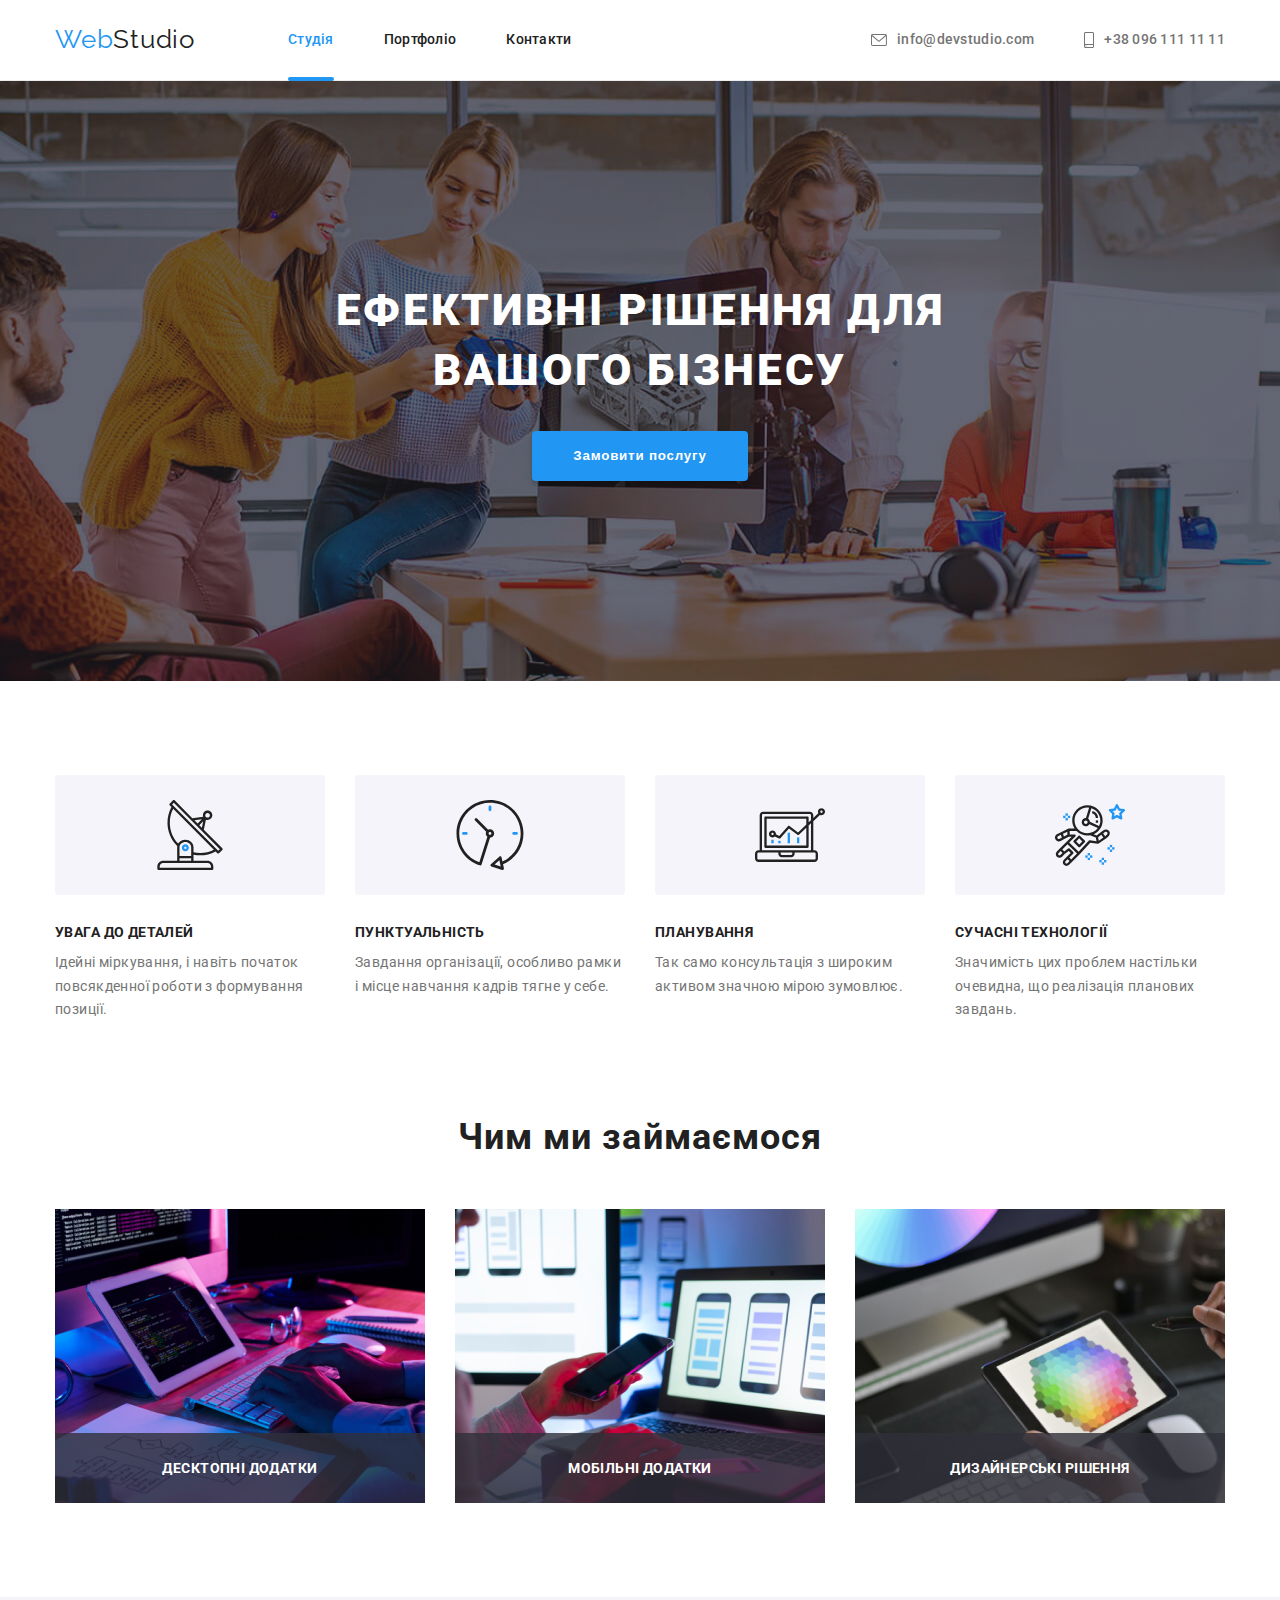
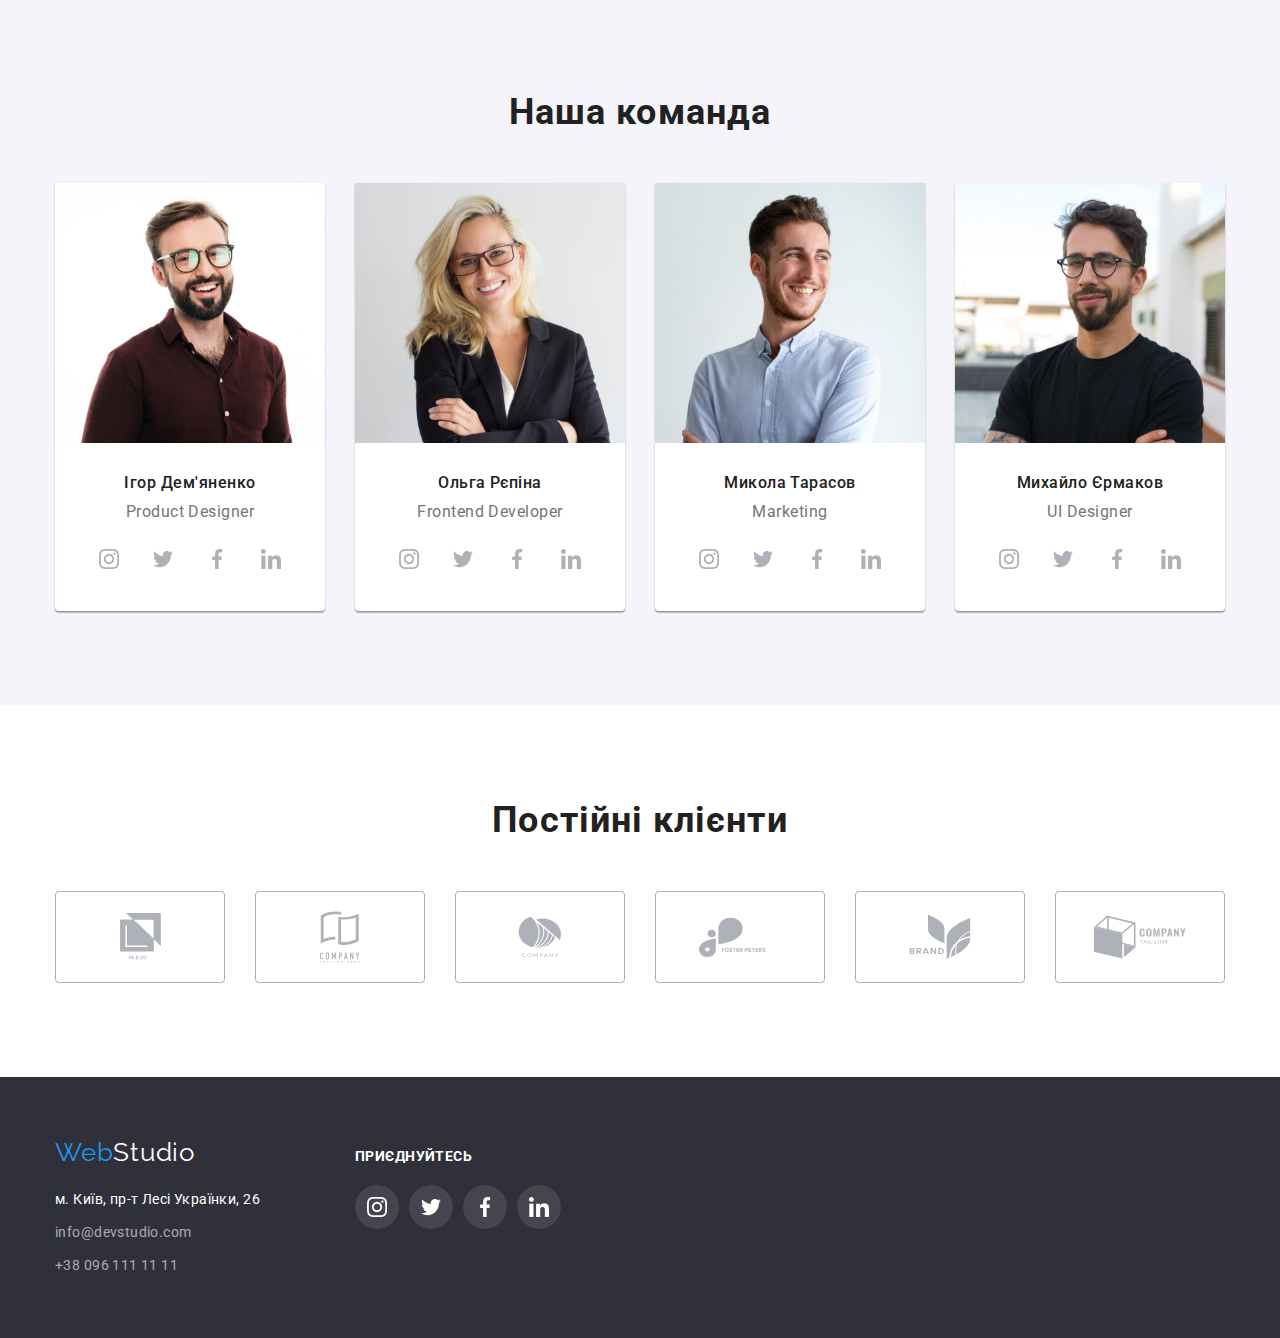
<file: index.html>
<!DOCTYPE html>
<html lang="uk">
<head>
    <meta charset="UTF-8">
    <meta http-equiv="X-UA-Compatible" content="IE=edge">
    <meta name="viewport" content="width=device-width, initial-scale=1.0">
    <title>Студія</title>
    <link rel="preconnect" href="https://fonts.googleapis.com">
    <link rel="preconnect" href="https://fonts.gstatic.com" crossorigin>
    <link href="https://fonts.googleapis.com/css2?family=Raleway:wght@700&family=Roboto:wght@400;500;700;900&display=swap"
    rel="stylesheet">
    <link rel="stylesheet" href="https://cdnjs.cloudflare.com/ajax/libs/modern-normalize/1.1.0/modern-normalize.min.css" integrity="sha512-wpPYUAdjBVSE4KJnH1VR1HeZfpl1ub8YT/NKx4PuQ5NmX2tKuGu6U/JRp5y+Y8XG2tV+wKQpNHVUX03MfMFn9Q==" crossorigin="anonymous" referrerpolicy="no-referrer" />
    <link rel="stylesheet" href="./css/styles.css">
</head>

<body class="page">
    <header class="page-header after">
        <div class="container">
            <div class="header-flex">
                <!-- WebStudio Logo —- include "img" (in case of logo) or text (in case of formatted text) into "a"
                    because normally users use it to return to a home page-->
                    <!-- tag nav is also for "logo" -->
                <nav>
                    <!-- Navigation -->
                    <a href="./index.html" class="logo">
                        <span class="logo-1-3">Web</span><span class="logo-2-3">Studio</span>
                    </a>
                    <ul class="list page-nav">
                        <li>
                            <a href="./index.html" class="current">
                                Студія
                            </a>
                        </li>
                        <li>
                            <a href="./portfolio.html">
                                Портфоліо
                            </a>
                        </li>
                        <li>
                            <a href="">
                                Контакти
                            </a>
                        </li>
                    </ul>
                </nav>
                <!-- Contacts List -->
                <ul class="list contact-nav contact-flex">
                    <li>
                        <a class="header-contact" href="mailto:info@devstudio.com">
                            <svg class="icon-envelope">
                                <use href="./images/icons.svg#icon-envelope">
                                </use>
                            </svg>
                            info@devstudio.com
                        </a>
                    </li>
                    <li>
                        <a class="header-contact" href="tel:+380961111111">
                            <svg class="icon-smartphone">
                                <use href="./images/icons.svg#icon-smartphone">
                                </use>
                            </svg>
                            +38 096 111 11 11
                        </a>
                    </li>
                </ul>
            </div>
        </div>
        
    </header>
    <!-- Unique Page Content -->
    <main>
    <!-- add section within block div because it is a separate section -->
        <section class="hero">
            <div class="container">
                <!-- if u c that a part of a string begins from a new string simply use "br" -->
                <h1 class="hero-title">Ефективні рішення для вашого бізнесу</h1>
                <button type="button" class="hero-button" data-modal-open>Замовити послугу</button>
            </div>
        </section>
        <!-- one block for the next two sections(?) -->
            <!-- use "section" when you see homogeneous content for semantics -->
        <section class="section pros">
            <div class="container">
                <!-- sometimes there can be no header in a section. adding a header to it (h2 below) improves semantics -->
                <h2 class="hide-heading">Наші переваги</h2>
                <!-- use "ul" if you see several similar elements repeating in a row -->
                <ul class="list pros-list">
                    <li>
                        <div class="icon-pros">
                            <svg>
                                <use href="./images/icons.svg#icon-antenna"></use>
                            </svg>
                        </div>
                        <h3 class="section-title">Увага до деталей</h3>
                        <p class="section-text">Ідейні міркування, і навіть початок повсякденної роботи з формування позиції.</p>
                    </li>
                    <li>
                        <div class="icon-pros">
                            <svg>
                                <use href="./images/icons.svg#icon-clock"></use>
                            </svg>
                        </div>
                        <h3 class="section-title">Пунктуальність</h3>
                        <p class="section-text">Завдання організації, особливо рамки і місце навчання кадрів тягне у себе.</p>
                    </li>
                    <li>
                        <div class="icon-pros">
                            <svg>
                                <use href="./images/icons.svg#icon-diagram"></use>
                            </svg>
                        </div>
                        <h3 class="section-title">Планування</h3>
                        <p class="section-text">Так само консультація з широким активом значною мірою зумовлює.</p>
                    </li>
                    <li>
                        <div class="icon-pros">
                            <svg>
                                <use href="./images/icons.svg#icon-astronaut"></use>
                            </svg>
                        </div>
                        <h3 class="section-title">Сучасні технології</h3>
                        <p class="section-text">Значимість цих проблем настільки очевидна, що реалізація планових завдань.</p>
                    </li>
                </ul>
            </div>
        </section>
        <!-- what we do section -->
        <section class="section what-we-do">
            <div class="container">
                <h2 class="section-title bigfont">Чим ми займаємося</h2>
                <!-- use "ul" if u see several similar elements repeating in a row -->
                <ul class="list activity-list">
                    <li>
                        <img src="images/box1.jpg" alt="What We Do Picture" width="370">
                        <div class="activity">
                            <p>
                                Десктопні додатки
                            </p>
                        </div>
                    </li>
                    <li>
                        <img src="images/box2.jpg" alt="What We Do Picture" width="370">
                        <div class="activity">
                            <p>
                                Мобільні додатки
                            </p>
                        </div>
                    </li>
                    <li>
                        <img src="images/box3.jpg" alt="What We Do Picture" width="370">
                        <div class="activity">
                            <p>
                                Дизайнерські рішення
                            </p>
                        </div>
                    </li>
                </ul>  
            </div>  
        </section>
            <!-- add "our team" section -->
        <section class="section team">
            <div class="container">
                <h2 class="section-title bigfont">Наша команда</h2>
                <!-- use "ul" if u see several similar elements repeating in a row -->
                <ul class="list team-list">
                    <li class="card">
                        <img src="images/ihor.jpg" alt="Photo of Ihor D." width="270">
                        <div class="card-label">
                            <h3 class="team-member">Ігор Дем'яненко</h3>
                            <p class="work-position">Product Designer</p>
                            <ul class="list employee-socials">
                                <li>
                                    <a href="" class="employee-social-bg" aria-label="instagram">
                                        <svg class="icon" width="20px" height="20px">
                                            <use href="./images/icons.svg#icon-instagram"></use>
                                        </svg>
                                    </a>
                                </li>
                                <li>
                                    <a href="" class="employee-social-bg" aria-label="twitter">
                                        <svg class="icon" width="20px" height="20px">
                                            <use href="./images/icons.svg#icon-twitter"></use>
                                        </svg>
                                    </a>
                                </li>
                                <li>
                                    <a href="" class="employee-social-bg" aria-label="facebook">
                                        <svg class="icon" width="20px" height="20px">
                                            <use href="./images/icons.svg#icon-facebook"></use>
                                        </svg>
                                    </a>
                                </li>
                                <li>
                                    <a href="" class="employee-social-bg" aria-label="linkedin">
                                        <svg class="icon" width="20px" height="20px">
                                            <use href="./images/icons.svg#icon-linkedin"></use>
                                        </svg>
                                    </a>
                                </li>
                            </ul>
                        </div>
                    </li>
                    <li class="card">
                        <img src="images/olha.jpg" alt="Photo of Olha R." width="270">
                        <div class="card-label">
                            <h3 class="team-member">Ольга Рєпіна</h3>
                            <p class="work-position">Frontend Developer</p>
                            <ul class="list employee-socials">
                                <li>
                                    <a href="" class="employee-social-bg">
                                        <svg class="icon" width="20px" height="20px">
                                            <use href="./images/icons.svg#icon-instagram"></use>
                                        </svg>
                                    </a>
                                </li>
                                <li>
                                    <a href="" class="employee-social-bg">
                                        <svg class="icon" width="20px" height="20px">
                                            <use href="./images/icons.svg#icon-twitter"></use>
                                        </svg>
                                    </a>
                                </li>
                                <li>
                                    <a href="" class="employee-social-bg">
                                        <svg class="icon" width="20px" height="20px">
                                            <use href="./images/icons.svg#icon-facebook"></use>
                                        </svg>
                                    </a>
                                </li>
                                <li>
                                    <a href="" class="employee-social-bg">
                                        <svg class="icon" width="20px" height="20px">
                                            <use href="./images/icons.svg#icon-linkedin"></use>
                                        </svg>
                                    </a>
                                </li>
                            </ul>
                        </div>
                    </li>
                    <li class="card">
                        <img src="images/mykola.jpg" alt="Photo of Mykola T." width="270">
                        <div class="card-label">
                            <h3 class="team-member">Микола Тарасов</h3>
                            <p class="work-position">Marketing</p>
                            <ul class="list employee-socials">
                                <li>
                                    <a href="" class="employee-social-bg">
                                        <svg class="icon" width="20px" height="20px">
                                            <use href="./images/icons.svg#icon-instagram"></use>
                                        </svg>
                                    </a>
                                </li>
                                <li>
                                    <a href="" class="employee-social-bg">
                                        <svg class="icon" width="20px" height="20px">
                                            <use href="./images/icons.svg#icon-twitter"></use>
                                        </svg>
                                    </a>
                                </li>
                                <li>
                                    <a href="" class="employee-social-bg">
                                        <svg class="icon" width="20px" height="20px">
                                            <use href="./images/icons.svg#icon-facebook"></use>
                                        </svg>
                                    </a>
                                </li>
                                <li>
                                    <a href="" class="employee-social-bg">
                                        <svg class="icon" width="20px" height="20px">
                                            <use href="./images/icons.svg#icon-linkedin"></use>
                                        </svg>
                                    </a>
                                </li>
                            </ul>
                        </div>
                    </li>
                    <li class="card">
                        <img src="images/mykhailo.jpg" alt="Photo of Mykhailo Y." width="270">
                        <div class="card-label">
                            <h3 class="team-member">Михайло Єрмаков</h3>
                            <p class="work-position">UI Designer</p>
                            <ul class="list employee-socials">
                                <li>
                                    <a href="" class="employee-social-bg">
                                        <svg class="icon" width="20px" height="20px">
                                            <use href="./images/icons.svg#icon-instagram"></use>
                                        </svg>
                                    </a>
                                </li>
                                <li>
                                    <a href="" class="employee-social-bg">
                                        <svg class="icon" width="20px" height="20px">
                                            <use href="./images/icons.svg#icon-twitter"></use>
                                        </svg>
                                    </a>
                                </li>
                                <li>
                                    <a href="" class="employee-social-bg">
                                        <svg class="icon" width="20px" height="20px">
                                            <use href="./images/icons.svg#icon-facebook"></use>
                                        </svg>
                                    </a>
                                </li>
                                <li>
                                    <a href="" class="employee-social-bg">
                                        <svg class="icon" width="20px" height="20px">
                                            <use href="./images/icons.svg#icon-linkedin"></use>
                                        </svg>
                                    </a>
                                </li>
                            </ul>
                        </div>
                    </li>
                </ul>
            </div>
        </section>
        <!-- customers section -->
        <section class="section customers">
            <div class="container">
                <h2 class="section-title bigfont">Постійні клієнти</h2>
                <ul class="list customers">
                    <li>
                        <a class="card-customer" href="">
                            <svg width="41px" height="46.7px">
                                <use href="./images/icons.svg#icon-company1"></use>
                            </svg>
                        </a>
                    </li>
                    <li>
                        <a class="card-customer" href="">
                            <svg width="40px" height="52px">
                                <use href="./images/icons.svg#icon-company2"></use>
                            </svg>
                        </a>
                    </li>
                    <li>
                        <a class="card-customer" href="">
                            <svg width="43.46px" height="41.18px">
                                <use href="./images/icons.svg#icon-company3"></use>
                            </svg>
                        </a>
                    </li>
                    <li>
                        <a class="card-customer" href="">
                            <svg width="84.44px" height="40.62px">
                                <use href="./images/icons.svg#icon-company4"></use>
                            </svg>
                        </a>
                    </li>
                    <li>
                        <a class="card-customer" href="">
                            <svg width="62.54px" height="45.43px">
                                <use href="./images/icons.svg#icon-company5"></use>
                            </svg>
                        </a>
                    </li>
                    <li>
                        <a class="card-customer" href="">
                            <svg width="93.79px" height="43.93px">
                                <use href="./images/icons.svg#icon-company6"></use>
                            </svg>
                        </a>
                    </li>
                </ul>
            </div>
        </section>
    </main>
    <footer class="page-footer">
        <div class="container footer-padding">
            <div class="footer-contacts">
                <a href="./index.html" class="footer-logo">
                    <span class="logo-1-3">Web</span><span class="logo-3-3">Studio</span>
                </a>
                <address class="address">
                    <a  class="entry" href="https://goo.gl/maps/MC3FKYj6ZszySW3c8" target="_blank">м. Київ, пр-т Лесі Українки, 26</a>
                    <ul class="list contact-nav">
                        <li><a href="mailto:info@devstudio.com" class="footer-contact">info@devstudio.com</a></li>
                        <li><a href="tel:+380961111111" class="footer-contact">+38 096 111 11 11</a></li>
                    </ul>
                </address>
            </div>
            <div class="footer-social">
                <p class="social-header">Приєднуйтесь</p>
                <ul class="list socials">
                    <li>
                        <a class="social-bg" href="" aria-label="instagram">
                            <svg width="20px" height="20px">
                                <use href="./images/icons.svg#icon-instagram"></use>
                            </svg>
                        </a>
                    </li>
                    <li>
                        <a class="social-bg" href="" aria-label="twitter">
                            <svg width="20px" height="20px">
                                <use href="./images/icons.svg#icon-twitter"></use>
                            </svg>
                        </a>
                    </li>
                    <li>
                        <a class="social-bg" href="" aria-label="facebook">
                            <svg width="20px" height="20px">
                                <use href="./images/icons.svg#icon-facebook"></use>
                            </svg>
                        </a>
                    </li>
                    <li>
                        <a class="social-bg" href="" aria-label="linkedin">
                            <svg width="20px" height="20px">
                                <use href="./images/icons.svg#icon-linkedin"></use>
                            </svg>
                        </a>
                    </li>
                </ul>
            </div>
        </div>
    </footer>
    <div class="backdrop is-hidden" data-modal>
        <div class="modal">
            <button data-modal-close>
                <svg width="11px" height="11px">
                    <use href="./images/icons.svg#icon-close"></use>
                </svg>
            </button>
        </div>
    </div>
    <script src="./js/modal.js"></script>
</body>
</html>
</file>
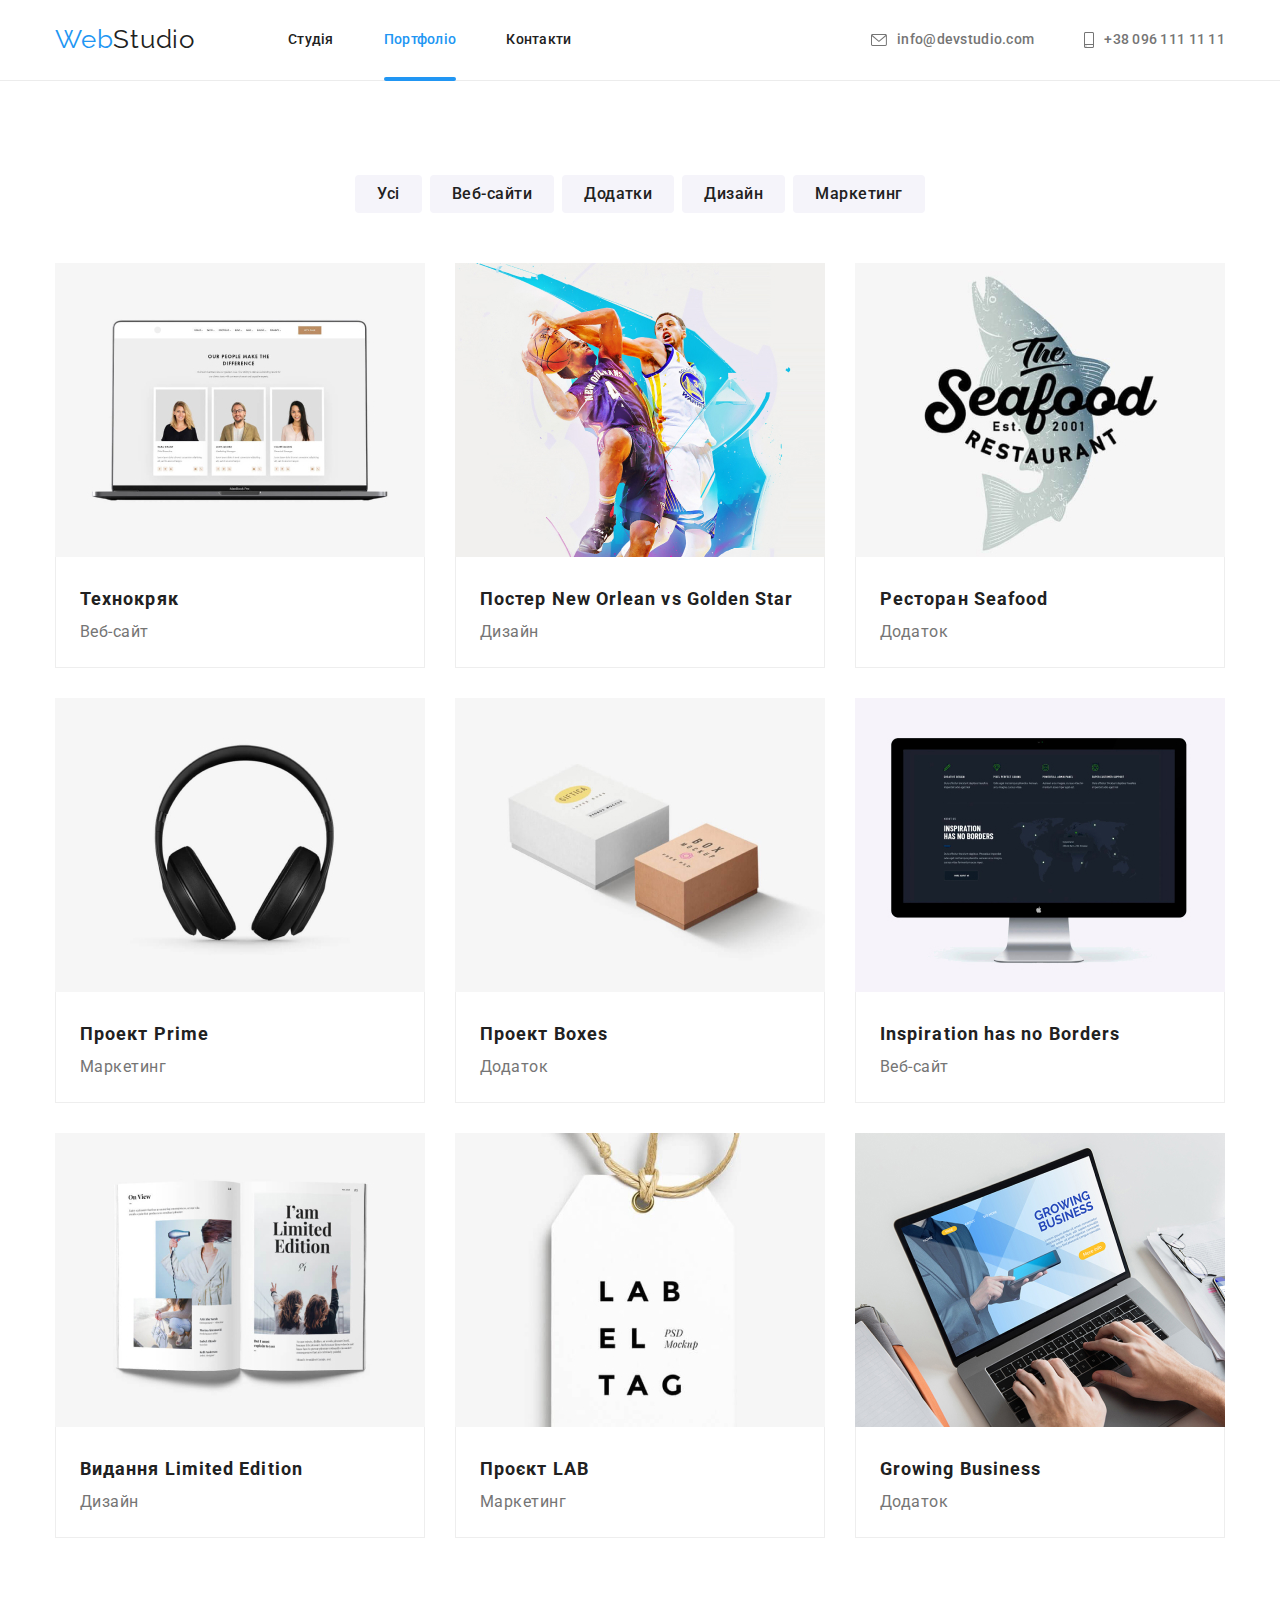
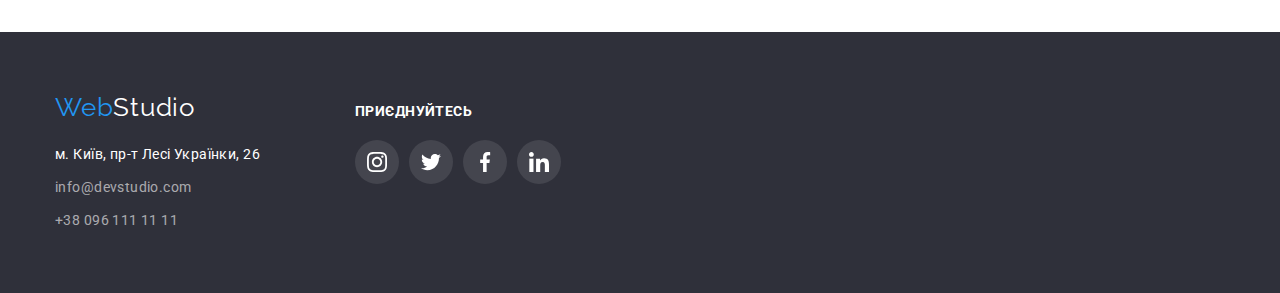
<file: portfolio.html>
<!DOCTYPE html>
<html lang="uk">
<head>
    <meta charset="UTF-8">
    <meta http-equiv="X-UA-Compatible" content="IE=edge">
    <meta name="viewport" content="width=device-width, initial-scale=1.0">
    <title>Студія</title>
    <link rel="preconnect" href="https://fonts.googleapis.com">
    <link rel="preconnect" href="https://fonts.gstatic.com" crossorigin>
    <link href="https://fonts.googleapis.com/css2?family=Raleway:wght@700&family=Roboto:wght@400;500;700;900&display=swap"
    rel="stylesheet">
    <link rel="stylesheet" href="https://cdnjs.cloudflare.com/ajax/libs/modern-normalize/1.1.0/modern-normalize.min.css" integrity="sha512-wpPYUAdjBVSE4KJnH1VR1HeZfpl1ub8YT/NKx4PuQ5NmX2tKuGu6U/JRp5y+Y8XG2tV+wKQpNHVUX03MfMFn9Q==" crossorigin="anonymous" referrerpolicy="no-referrer" />
    <link rel="stylesheet" href="./css/styles.css">
</head>

<body class="page">
    <header class="page-header">
        <div class="container">
            <div class="header-flex">
                <!-- WebStudio Logo —- include "img" (in case of logo) or text (in case of formatted text) into "a"
                    because normally users use it to return to a home page-->
                    <!-- tag nav is also for "logo" -->
                <nav>
                    <!-- Navigation -->
                    <a href="./index.html" class="logo">
                        <span class="logo-1-3">Web</span><span class="logo-2-3">Studio</span>
                    </a>
                    <ul class="list page-nav">
                        <li>
                            <a href="./index.html">
                                Студія
                            </a>
                        </li>
                        <li>
                            <a href="./portfolio.html" class="current">
                                Портфоліо
                            </a>
                        </li>
                        <li>
                            <a href="">
                                Контакти
                            </a>
                        </li>
                    </ul>
                </nav>
                <!-- Contacts List -->
                <ul class="list contact-nav contact-flex">
                    <li>
                        <a href="mailto:info@devstudio.com">
                            <svg class="icon-envelope">
                                <use href="./images/icons.svg#icon-envelope">
                                </use>
                            </svg>
                            info@devstudio.com
                        </a>
                    </li>
                    <li>
                        <a href="tel:+380961111111">
                            <svg class="icon-smartphone">
                                <use href="./images/icons.svg#icon-smartphone">
                                </use>
                            </svg>
                            +38 096 111 11 11
                        </a>
                    </li>
                </ul>
            </div>
        </div>

    </header>
    <!-- Unique Page Content -->
    <main>
    <!-- Фільтр робіт і роботи -->
    <section class="section">
        <div class="container">
            <h1 class="hide-heading">Роботи</h1>
            <ul class="list filter-list">
                <li><button type="button" class="button">Усі</button></li>
                <li><button type="button" class="button">Веб-сайти</button></li>
                <li><button type="button" class="button">Додатки</button></li>
                <li><button type="button" class="button">Дизайн</button></li>
                <li><button type="button" class="button">Маркетинг</button></li>
            </ul>
        
            <!-- Роботи -->
            <ul class="list works-list">
                <li class="work">
                    <a href="" >
                        <div class="work-thumb">
                            <img src="./images/technokryak.jpg" alt="макет веб-сайту" width="370">
                            <p class="work-dscr">
                                Ресурс пропонує комплексні пропозиції з різним рівнем функціоналу та сервісів. Все це дозволить відвідувачу отримати вичерпні відомості про компанію чи приватну особу.
                            </p>
                        </div>
                        <div class="card-border">
                            <h2>
                                Технокряк
                            </h2>
                            <p class="work-type">
                                Веб-сайт
                            </p>
                        </div>
                    </a>
                </li>
                <li class="work">
                    <a href="" >
                        <div class="work-thumb">
                            <img src="./images/neworlean.jpg" alt="постер" width="370">
                            <p class="work-dscr">
                                Ресурс пропонує комплексні пропозиції з різним рівнем функціоналу та сервісів. Все це дозволить відвідувачу отримати вичерпні відомості про компанію чи приватну особу.
                            </p>
                        </div>
                        <div class="card-border">
                            <h2>
                                Постер New Orlean vs Golden Star
                            </h2>
                            <p class="work-type">
                                Дизайн
                            </p>
                        </div>
                    </a>
                </li>
                <li class="work">
                    <a href="" >
                        <div class="work-thumb">
                            <img src="./images/seafood.jpg" alt="лого додатку seafood" width="370">
                            <p class="work-dscr">
                                Ресурс пропонує комплексні пропозиції з різним рівнем функціоналу та сервісів. Все це дозволить відвідувачу отримати вичерпні відомості про компанію чи приватну особу.
                            </p>
                        </div>
                        <div class="card-border">
                            <h2>
                                Ресторан Seafood
                            </h2>
                            <p class="work-type">
                                Додаток
                            </p>
                        </div>
                    </a>
                </li>
                <li class="work">
                    <a href="" >
                        <div class="work-thumb">
                            <img src="./images/prime.jpg" alt="логотип prime" width="370">
                            <p class="work-dscr">
                                Ресурс пропонує комплексні пропозиції з різним рівнем функціоналу та сервісів. Все це дозволить відвідувачу отримати вичерпні відомості про компанію чи приватну особу.
                            </p>
                        </div>
                        <div class="card-border">
                            <h2>
                                Проект Prime
                            </h2>
                            <p class="work-type">
                                Маркетинг
                            </p>
                        </div>
                    </a>
                </li>
                <li class="work">
                    <a href="" >
                        <div class="work-thumb">
                            <img src="./images/boxes.jpg" alt="логотип boxes" width="370">
                            <p class="work-dscr">
                                Ресурс пропонує комплексні пропозиції з різним рівнем функціоналу та сервісів. Все це дозволить відвідувачу отримати вичерпні відомості про компанію чи приватну особу.
                            </p>
                        </div>
                        <div class="card-border">
                            <h2>
                                Проект Boxes
                            </h2>
                            <p class="work-type">
                                Додаток
                            </p>
                        </div>
                    </a>
                </li>
                <li class="work">
                    <a href="" >
                        <div class="work-thumb">
                            <img src="./images/inspiration.jpg" alt="макет веб-сайту" width="370">
                            <p class="work-dscr">
                                Ресурс пропонує комплексні пропозиції з різним рівнем функціоналу та сервісів. Все це дозволить відвідувачу отримати вичерпні відомості про компанію чи приватну особу.
                            </p>
                        </div>
                        <div class="card-border">
                            <h2>
                                Inspiration has no Borders
                            </h2>
                            <p class="work-type">
                                Веб-сайт
                            </p>
                        </div>
                    </a>
                </li>
                <li class="work">
                    <a href="" >
                        <div class="work-thumb">
                            <img src="./images/limited.jpg" alt="макет видання" width="370">
                            <p class="work-dscr">
                                Ресурс пропонує комплексні пропозиції з різним рівнем функціоналу та сервісів. Все це дозволить відвідувачу отримати вичерпні відомості про компанію чи приватну особу.
                            </p>
                        </div>
                        <div class="card-border">
                            <h2>
                                Видання Limited Edition
                            </h2>
                            <p class="work-type">
                                Дизайн
                            </p>
                        </div>
                    </a>
                </li>
                <li class="work">
                    <a href="" >
                        <div class="work-thumb">
                            <img src="./images/projectlab.jpg" alt="логотип проект LAB" width="370">
                            <p class="work-dscr">
                                Ресурс пропонує комплексні пропозиції з різним рівнем функціоналу та сервісів. Все це дозволить відвідувачу отримати вичерпні відомості про компанію чи приватну особу.
                            </p>
                        </div>
                        <div class="card-border">
                            <h2>
                                Проєкт LAB
                            </h2>
                            <p class="work-type">
                                Маркетинг
                            </p>
                        </div>
                    </a>
                </li>
                <li class="work">
                    <a href="" >
                        <div class="work-thumb">
                            <img src="./images/business.jpg" alt="макет Growing Business" width="370">
                            <p class="work-dscr">
                                Ресурс пропонує комплексні пропозиції з різним рівнем функціоналу та сервісів. Все це дозволить відвідувачу отримати вичерпні відомості про компанію чи приватну особу.
                            </p>
                        </div>
                        <div class="card-border">
                            <h2>
                                Growing Business
                            </h2>
                            <p class="work-type">
                                Додаток
                            </p>
                        </div>
                    </a>
                </li>
            </ul>
        </div>
    </section>
    </main>
    <footer class="page-footer">
        <div class="container footer-padding">
            <div class="footer-contacts">
                <a href="./index.html" class="footer-logo">
                    <span class="logo-1-3">Web</span><span class="logo-3-3">Studio</span>
                </a>
                <address class="address">
                    <a  class="entry" href="https://goo.gl/maps/MC3FKYj6ZszySW3c8" target="_blank">м. Київ, пр-т Лесі Українки, 26</a>
                    <ul class="list contact-nav">
                        <li><a class="footer-contact" href="mailto:info@devstudio.com">info@devstudio.com</a></li>
                        <li><a class="footer-contact" href="tel:+380961111111">+38 096 111 11 11</a></li>
                    </ul>
                </address>
            </div>
            <div class="footer-social">
                <p class="social-header">Приєднуйтесь</p>
                <ul class="list socials">
                    <li>
                        <a class="social-bg" href="" aria-label="instagram">
                            <svg width="20px" height="20px">
                                <use href="./images/icons.svg#icon-instagram"></use>
                            </svg>
                        </a>
                    </li>
                    <li>
                        <a class="social-bg" href="" aria-label="twitter">
                            <svg width="20px" height="20px">
                                <use href="./images/icons.svg#icon-twitter"></use>
                            </svg>
                        </a>
                    </li>
                    <li>
                        <a class="social-bg" href="" aria-label="facebook">
                            <svg width="20px" height="20px">
                                <use href="./images/icons.svg#icon-facebook"></use>
                            </svg>
                        </a>
                    </li>
                    <li>
                        <a class="social-bg" href="" aria-label="linkedin">
                            <svg width="20px" height="20px">
                                <use href="./images/icons.svg#icon-linkedin"></use>
                            </svg>
                        </a>
                    </li>
                </ul>
            </div>
        </div>
    </footer>
</body>
</html>
</file>
<file: css/styles.css>
/* main text color: #212121 */
/* secondary text color: #757575 */
/* white text color: #FFFFFF */
/* white page bg color: #FFFFFF */
/* secondary page bg color: #F5F4FA */
/* accent color: #2196F3 */
/* dark hero bg and footer bg color: #2F303A */
/* off white color: #F5F4FA */

/* page main color custom css variables */
:root {
    --main-text-color: #212121;
    --secondary-text-color: #757575;
    --accent-color: #2196F3;
    --off-white-color: #F5F4FA;
    --white-text-color: #FFFFFF;
    --dark-background-color: #2F303A;
    --hero-bg-color: #C4C4C4;
    --cubic-bezier: cubic-bezier(0.4, 0, 0.2, 1);
}

p,
h1,
h2,
h3,
h4,
h5,
h6 {
    margin: 0;
}
/*--------------------COMMON PAGE STYLE--------------------*/
.page {
    margin: 0;
    background-color: #FFFFFF;
    color: var(--secondary-text-color);
    font-family: 'Roboto', sans-serif;
}

html {
    box-sizing: border-box;
}

*,
*::before,
*::after {
    box-sizing: inherit;
}

.container {
    width: 1200px;
    padding-left: 15px;
    padding-right: 15px;
    margin-left: auto;
    margin-right: auto;
}

.page-header {
    border-bottom: 1px solid #ececec;
}

.header-flex {
    display: flex;
    align-items: center;
    height: 80px;
}

nav {
    display: flex;
    margin-right: auto;
    align-items: center;
}

nav a {
    display: block;
}

/*--------------------LOGO STYLE--------------------*/
.logo-1-3 {
    color: var(--accent-color);
}

.logo-2-3 {
    color: var(--main-text-color);
}

.logo-3-3 {
    color: var(--white-text-color);
}

.logo {
    display: block;

    margin-right: 93px;
}

.logo,
.logo-1-3,
.logo-2-3,
.logo-3-3 {
    text-decoration: none;
    font-family: 'Raleway', sans-serif;
    font-size: 26px;
    line-height: 1.2;
    letter-spacing: 0.03em;
}

/*--------------------REMOVE DOTS FROM LIST AND SETTINGS RESET--------------------*/
.list {
    list-style: none;
    margin-top: 0;
    margin-bottom: 0;
    padding-left: 0;
}

/*--------------------PROS SECTION--------------------*/

.section.pros {
    padding-bottom: 0;
}

.pros-list {
    display: flex;
}

.pros-list h3,
.pros-list p {
    display: block;
    width: 270px;
}

.pros-list li:not(:last-child) {
    margin-right: 30px;
}

.icon-pros {
    display: flex;
    align-items: center;
    justify-content: center;

    width: 270px;
    height: 120px;
    margin-bottom: 30px;

    border-radius: 4px;
    background-color: var(--off-white-color);
}

.icon-pros svg {
    width: 70px;
    height: 70px;
}

/*--------------------WHAT WE DO SECTION--------------------*/

.activity-list {
    display: flex;
    justify-content: space-between;
}

.activity-list img {
    display: block;
    max-width: 100%;
    height: auto;
}

.activity-list li {
    position: relative;
}

.activity {
    display: flex;
    align-items: center;
    justify-content: center;
    position: absolute;
    bottom: 0;
    left: 0;
    height: 70px;
    width: 100%;

    background: rgba(47, 48, 58, 0.8);
}

.activity p {
    font-weight: 700;
    font-size: 14px;
    text-align: center;
    letter-spacing: 0.03em;
    text-transform: uppercase;

    color: var(--white-text-color);
}

/*--------------------OUR TEAM--------------------*/

.team-list {
    display: flex;
    justify-content: space-between;
}

.team-list .card {
    box-shadow: 0px 1px 3px rgba(0, 0, 0, 0.12), 0px 1px 1px rgba(0, 0, 0, 0.14), 0px 2px 1px rgba(0, 0, 0, 0.2);
    border-radius: 0px 0px 4px 4px;
    background: var(--white-text-color);
}

.card img {
    display: block;
    max-width: 100%;
    height: auto;
}

.card-label {
    padding-top: 30px;
    padding-bottom: 30px;
}

.card-label h3 {
    display: block;
    margin-bottom: 10px;
    text-align: center;
}

.card-label p {
    text-align: center;
}

.employee-socials {
    display: flex;
    justify-content: space-between;
    margin-left: 32px;
    margin-right: 32px;
    margin-top: 16px;
}

.employee-social-bg {

    display: flex;
    align-items: center;
    justify-content: center;

    border-radius: 50%;
    background-color: inherit;
    color: #afb1b8;

    height: 44px;
    width: 44px;

    transition: background-color 250ms var(--cubic-bezier);

}

.icon {
    --color3: currentColor;
    transition: --color3 250ms var(--cubic-bezier);
}

.employee-social-bg:hover,
.employee-social-bg:focus {
    background-color: var(--accent-color);
    color: var(--white-text-color)
}


/*--------------------PORTFOLIO FILTER--------------------*/

.filter-list {
    display: flex;
    justify-content: center;
    margin-bottom: 50px;
}

.filter-list li:not(:last-child) {
    margin-right: 8px;
}

/*--------------------PORTFOLIO--------------------*/

.works-list {
    display: flex;
    flex-wrap: wrap;
}

.works-list .work {
    margin-right: 30px;
    margin-bottom: 30px;
    
    background: #FFFFFF;
    transform: box-shadow 250ms var(--cubic-bezier);
    
}

.works-list img {
    margin-bottom: -4px;
}

.card-border {
    padding-top: 24px;
    padding-left: 24px;
    padding-right: 24px;
    padding-bottom: 20px;
    border-left: 1px solid #EEEEEE;
    border-right: 1px solid #EEEEEE;
    border-bottom: 1px solid #EEEEEE;
}

.work a {
    text-decoration: none;
}

.work h2 {
    color: var(--main-text-color);
    font-weight: 700;
    font-size: 18px;
    line-height: 2;
    letter-spacing: 0.06em;
}

.work .work-type {
    color: var(--secondary-text-color);
    font-weight: 400;
    font-size: 16px;
    line-height: 1.88;
    letter-spacing: 0.03em;
}

.works-list .work:nth-child(3n) {
    margin-right: 0;
}

.works-list .work:nth-last-child(-n + 3) {
    margin-bottom: 0px;
}

.work-thumb {
    position: relative;
    overflow: hidden;
}

.work-dscr {

    position: absolute;
    top: 0;
    left: 0;
    height: 100%;
    width: 100%;

    padding: 63px 24px;

    background: rgba(33, 150, 243, 0.9);
    color: #FFFFFF;

    font-weight: 400;
    font-size: 18px;
    line-height: 1.56;
    letter-spacing: 0.03em;

    transform: translateY(100%);
    transition: transform 250ms var(--cubic-bezier);

}

.work:hover,
.work:focus {
    box-shadow: 0px 1px 1px rgba(0, 0, 0, 0.12), 0px 4px 4px rgba(0, 0, 0, 0.06), 1px 4px 6px rgba(0, 0, 0, 0.16);
}

.work:hover .work-dscr,
.work:focus .work-dscr {
    transform: translateY(0);
    
}

/*--------------------HIDE LOGICAL HEADER--------------------*/

.hide-heading {
    display: none;
}

/*--------------------PAGE NAV--------------------*/
.page-nav {
    display: flex;
}

.page-nav li:not(:last-child) {
    margin-right: 50px;
}
                        /* sequence for styles description: geometry -> colors&fonts -> animation & etc. */
.page-nav a {
    /* link is an inline element, so padding doesn't work.
    to make it work make display: block (for block element)
    or display: inline-block for inline-block element */
    display: block;
    padding-top: 32px;
    padding-bottom: 32px;

    color: var(--main-text-color);
    text-decoration: none;
    font-weight: 500;
    font-size: 14px;
    line-height: 1.14;
    letter-spacing: 0.02em;

    transition: color 250ms var(--cubic-bezier);
}

.contact-flex {
    display: flex;
    align-items: center;
}

.contact-flex li:not(:last-child) {
    margin-right: 50px;
}

.contact-flex a {
    display: block;
    padding-top: 32px;
    padding-bottom: 32px;
}

.contact-nav a {
    display: flex;
    align-items: center;
    color: var(--secondary-text-color);
    text-decoration: none;
    font-weight: 500;
    font-size: 14px;
    line-height: 1.14;
    letter-spacing: 0.02em;

    transition: color 250ms var(--cubic-bezier);
}

.contact-nav li {
    margin: 0;
}

.page-nav a:hover,
.contact-nav a:hover,
.page-nav a:focus,
.contact-nav a:focus {
    color: var(--accent-color);
}

.page-nav a.current {
    position: relative;
    color: var(--accent-color);
}

.current::after {
    content: '';
    position: absolute;
    bottom: -1px;
    left: 0;
    
    height: 4px;
    width: 100%;

    background: #2196F3;
    border-radius: 2px;
}

.icon-envelope {
    display: block;
    margin-right: 10px;

    width: 16px;
    height: 12px;
    --color4: currentColor;

    transition: --color4 250ms var(--cubic-bezier);
}

.icon-smartphone {
    display: block;
    margin-right: 10px;
    
    width: 10px;
    height: 16px;
    --color4: currentColor;

    transition: --color4 250ms var(--cubic-bezier);
}

/*--------------------HERO--------------------*/

.hero {
    /* put text-align: center; into parent and all descendants will inherit centrical alignment */
    
    padding-top: 200px;
    padding-bottom: 200px;
    max-width: 1600px;
    margin-left: auto;
    margin-right: auto;

    text-align: center;

    background-color: var(--hero-bg-color);

    background-image: linear-gradient(
        to right,
        rgba(47, 48, 58, 0.4),
        rgba(47, 48, 58, 0.4)
        ),
        url(../images/hero-bg.jpg);

    background-repeat: no-repeat;
    background-position: center;
    background-size: cover;
}

.container-fluid {
    
}

.hero .hero-title {

    width: 696px;
    margin-left: auto;
    margin-right: auto;
    margin-bottom: 30px;

    font-weight: 900;
    font-size: 44px;
    line-height: 1.36;
    letter-spacing: 0.06em;
    text-transform: uppercase;

    color: var(--white-text-color);
}

.hero-button {
    color: var(--white-text-color);
    font-weight: 700;
    line-height: 1.88;
    letter-spacing: 0.06em;
    
    background-color: var(--accent-color);

    min-width: 216px;
    min-height: 50px;

    box-shadow: 0px 4px 4px rgba(0, 0, 0, 0.15);
    border-radius: 4px;
    border: 0;
}

.hero-button:hover {
    cursor: pointer;
}

/* section title formatting */

.section {
    padding-top: 94px;
    padding-bottom: 94px;
}

.section.team {
    background-color: var(--off-white-color);
}

.section-title {
    margin-top:0;
    margin-bottom: 10px;

    color: var(--main-text-color);
    font-weight: 700;
    font-size: 14px;
    line-height: 1.14;
    letter-spacing: 0.03em;
    text-transform: uppercase;
}

.section-text {
    font-weight: 400;
    font-size: 14px;
    line-height: 1.71;
    letter-spacing: 0.03em;
}

.section-title.bigfont {
    padding-top: 0;
    margin-bottom: 50px;

    font-size: 36px;
    line-height: 1.17;
    text-align: center;
    text-transform: unset;
}

/* our team */

.team-member {
    color: var(--main-text-color);
    font-weight: 500;
    font-size: 16px;
    line-height: 1.19;
    letter-spacing: 0.03em;
}

.work-position {
    font-weight: 400;
    font-size: 16px;
    line-height: 1.19;
    letter-spacing: 0.03em;
}

/* buttons */

.button {
    background: #F5F4FA;
    border-radius: 4px;
    border: 0px;
    padding: 6px 22px;

    color: var(--main-text-color);
    background-color: var(--off-white-color);

    font-family: inherit;
    font-weight: 500;
    font-size: 16px;
    line-height: 1.62;
    letter-spacing: 0.03em;

    cursor: pointer;
    
    transition: color 250ms var(--cubic-bezier),
                background-color 250ms var(--cubic-bezier),
                box-shadow 250ms var(--cubic-bezier);
}
.button:hover,
.button:focus {
    color: var(--white-text-color);
    background-color: var(--accent-color);

    box-shadow: 0px 3px 1px rgba(0, 0, 0, 0.1),
                0px 1px 2px rgba(0, 0, 0, 0.08),
                0px 2px 2px rgba(0, 0, 0, 0.12);
}

/* our customers list */

.customers {
    display: flex;
    justify-content: space-between;
}

.customers a {
    color: #AFB1B8;
    transition: color 250ms var(--cubic-bezier);
}

.customers a:hover,
.customers a:focus {
    color: var(--accent-color)
}

.card-customer {
    display: flex;
    align-items: center;
    justify-content: center;

    width: 170px;
    height: 92px;

    border: 1px solid #AFB1B8;
    border-radius: 4px;
    background-color: var(--white-text-color);
    
    transition: border-color 250ms var(--cubic-bezier);
}

.card-customer:hover,
.card-customer:focus {
    border-color: var(--accent-color);
}

.card-customer svg {
    --color3: currentColor;
    transition: --color3 250ms var(--cubic-bezier);
}

/* footer */
.page-footer {
    background-color: var(--dark-background-color);
    padding-top: 60px;
    padding-bottom: 60px;
}

.footer-padding {
    display: flex;
    align-items: baseline;
}

.footer-logo {
    display: block;
    text-decoration: none;
    margin-bottom: 20px;
    width: 145px;
}

.address p {
    display: block;
    margin-bottom: 9px;
}

.address li:not(:last-child) {
    display: block;
    margin-bottom: 9px;
}


.entry {
    display: block;
    margin-bottom: 9px;

    color: var(--white-text-color);
    font-style: normal;
    text-decoration: none;
    font-weight: 400;
    font-size: 14px;
    line-height: 1.71;
    letter-spacing: 0.03em;
}

.contact-nav .footer-contact {
    color: rgba(255, 255, 255, 0.6);
    font-style: normal;
    text-decoration: none;
    font-weight: 400;
    font-size: 14px;
    line-height: 1.71;
    letter-spacing: 0.03em;
}

.social-header {
    margin-bottom: 20px;

    font-weight: 700;
    font-size: 14px;
    line-height: 1.14;
    letter-spacing: 0.03em;
    text-transform: uppercase;

    color: var(--white-text-color);
}

.socials {
    display: flex;
    
    gap: 10px;
}

.social-bg {

    border-radius: 50%;
    background-color: rgba(255, 255, 255, 0.1);
    color: var(--white-text-color);

    display: flex;
    align-items: center;
    justify-content: center;

    height: 44px;
    width: 44px;
    
    transition: background-color 250ms var(--cubic-bezier);
}

.social-bg:hover,
.social-bg:focus {
    background-color: var(--accent-color);
}

.footer-contacts {
    margin-right: 95px;
}

.footer-social {

}

/* modal */

.backdrop {
    position: fixed;
    top: 0;
    left: 0;
    width: 100%;
    height: 100%;

    background-color: rgba(0, 0, 0, 0.2);

    opacity: 1;
    transition: opacity 250ms var(--cubic-bezier);
}

.backdrop.is-hidden {

    visibility: 0;
    opacity: 0;
    pointer-events: none;

}

.modal {
    position: absolute;
    height: 581px;
    width: 528px;
    top: 50%;
    left: 50%;

    box-shadow: 0px 1px 3px rgba(0, 0, 0, 0.12),
                0px 1px 1px rgba(0, 0, 0, 0.14),
                0px 2px 1px rgba(0, 0, 0, 0.2);
    border-radius: 4px;

    background-color: var(--white-text-color);

    animation: animate-scale 3000ms;
    
    transform: translate(-50%, -50%) scale(1);
    transition: transform 250ms var(--cubic-bezier);
}

.backdrop.is-hidden .modal {

    transform: translate(-50%, -50%) scale(0.7);
}

.modal button {
    display: flex;
    align-items: center;
    justify-content: center;

    position: absolute;
    top: 8px;
    right: 8px;

    padding: 0;
    height: 30px;
    width: 30px;

    cursor: pointer;

    border-radius: 50%;
    background-color: rgba(255, 255, 255, 0.1);
    border: 1px solid rgba(0, 0, 0, 0.1);
}
</file>
